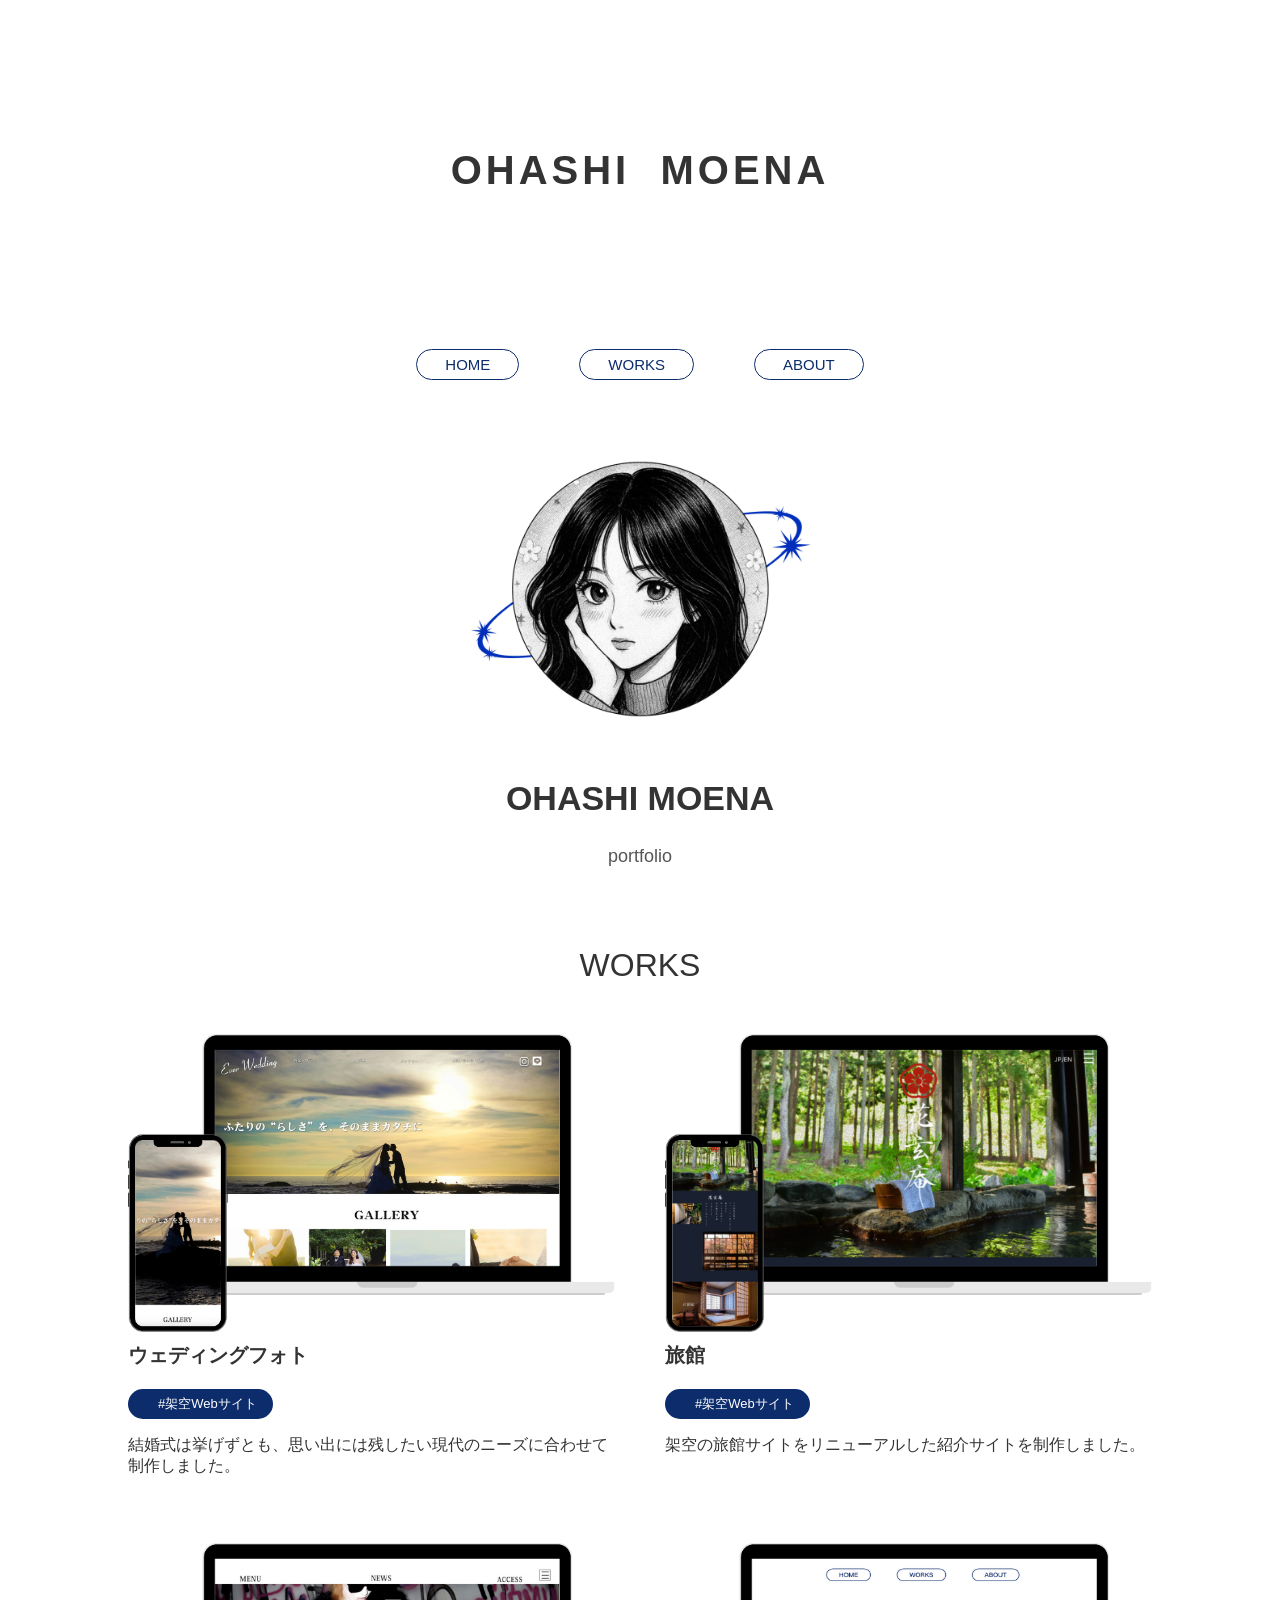
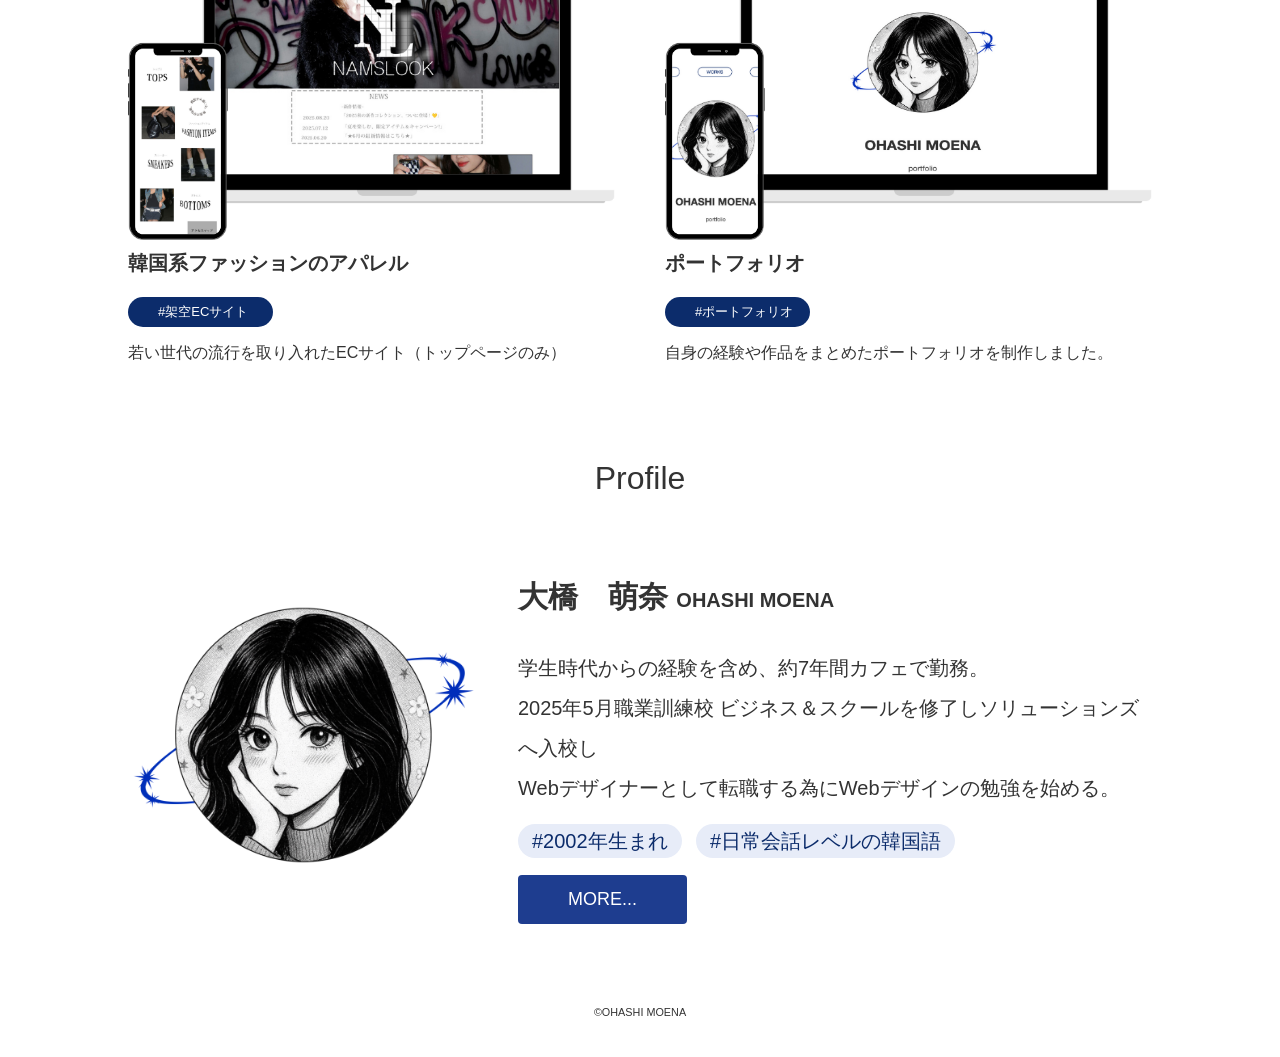
<file: index.html>
<!DOCTYPE html>
<html lang="jp">
<head>
    <meta charset="UTF-8">
    <meta name="viewport" content="width=device-width, initial-scale=1.0">
    <title>オオハシモエナのポートフォリオ</title>
    <link rel="stylesheet" href="./style.css">
</head>


<body>


    <!--  Top Title -->
    <header class="main-hero">
        <h1 class="hero-title">OHASHI&nbsp;&nbsp;MOENA</h1>
    </header>

    <!--  Navigation  -->
    <nav class="main-nav">
        <ul>
            <li><a href="#">HOME</a></li>
            <li><a href="#works">WORKS</a></li>
            <li><a href="./profile.html">ABOUT</a></li>
        </ul>
    </nav>

    <!-- Main Visual = -->
    <section class="main-visual">
        <img src="./img/myphoto.JPEG" alt="main illustration" class="main-illust">
        <h2 class="mv-title">OHASHI MOENA</h2>
        <p class="mv-sub">portfolio</p>
    </section>

    <!--  Works -->
    <section class="works" id="works">
        <h2 class="section-title">WORKS</h2>

        <div class="works-grid">

            <!-- Work 1 -->
            <div class="work-box">
                <a href="./worksone.html">
                <img src="./img/mokup1.png" alt="work1">
                </a>
                <h3>ウェディングフォト</h3>
                <p class="work-tag">#架空Webサイト</p>
                <p>結婚式は挙げずとも、思い出には残したい現代のニーズに合わせて制作しました。</p>
            </div>

            <!-- Work 2 -->
            <div class="work-box">
                <a href="./workstwo.html">
                <img src="./img/mokup2.png" alt="works2" >
                </a>
                <h3>旅館</h3>
                <p class="work-tag">#架空Webサイト</p>
                <p>架空の旅館サイトをリニューアルした紹介サイトを制作しました。</p>
            </div>

            <!-- Work 3 -->
            <div class="work-box">
                <a href="./worksthree.html">
                <img src="./img/mokup3.png" alt="works3" >
                </a>
                <h3>韓国系ファッションのアパレル</h3>
                <p class="work-tag">#架空ECサイト</p>
                <p>若い世代の流行を取り入れたECサイト（トップページのみ）</p>
            </div>

            <!-- Work 4 -->
            <div class="work-box">
                <a href="./profile.html">
                <img src="./img/mokup4.png" alt="works4">
                </a>
                <h3>ポートフォリオ</h3>
                <p class="work-tag">#ポートフォリオ</p>
                <p>自身の経験や作品をまとめたポートフォリオを制作しました。</p>
            </div>

        </div>
    </section>

    <!-- Profile-->
    <section class="profile">
        <h2 class="section-title">Profile</h2>

        <div class="profile-box">
            <img src="./img/myphoto.JPEG" class="profile-img" alt="profile">

            <div class="profile-text">
                <h3>大橋　萌奈 <span class="eng-name">OHASHI MOENA</span></h3>

                <p>
                    学生時代からの経験を含め、約7年間カフェで勤務。<br>
                    2025年5月職業訓練校 ビジネス＆スクールを修了しソリューションズへ入校し<br>
                    Webデザイナーとして転職する為にWebデザインの勉強を始める。
                </p>

                <div class="profile-tags">
                    <span>#2002年生まれ</span>
                    <span>#日常会話レベルの韓国語</span>
                </div>

                <a class="more-btn" href="./profile.html">MORE...</a>
            </div>
        </div>
    </section>

    <footer>
        <p class="copyright"><small>&copy;OHASHI MOENA</small></p>
    </footer>


</body>
</html>
</file>
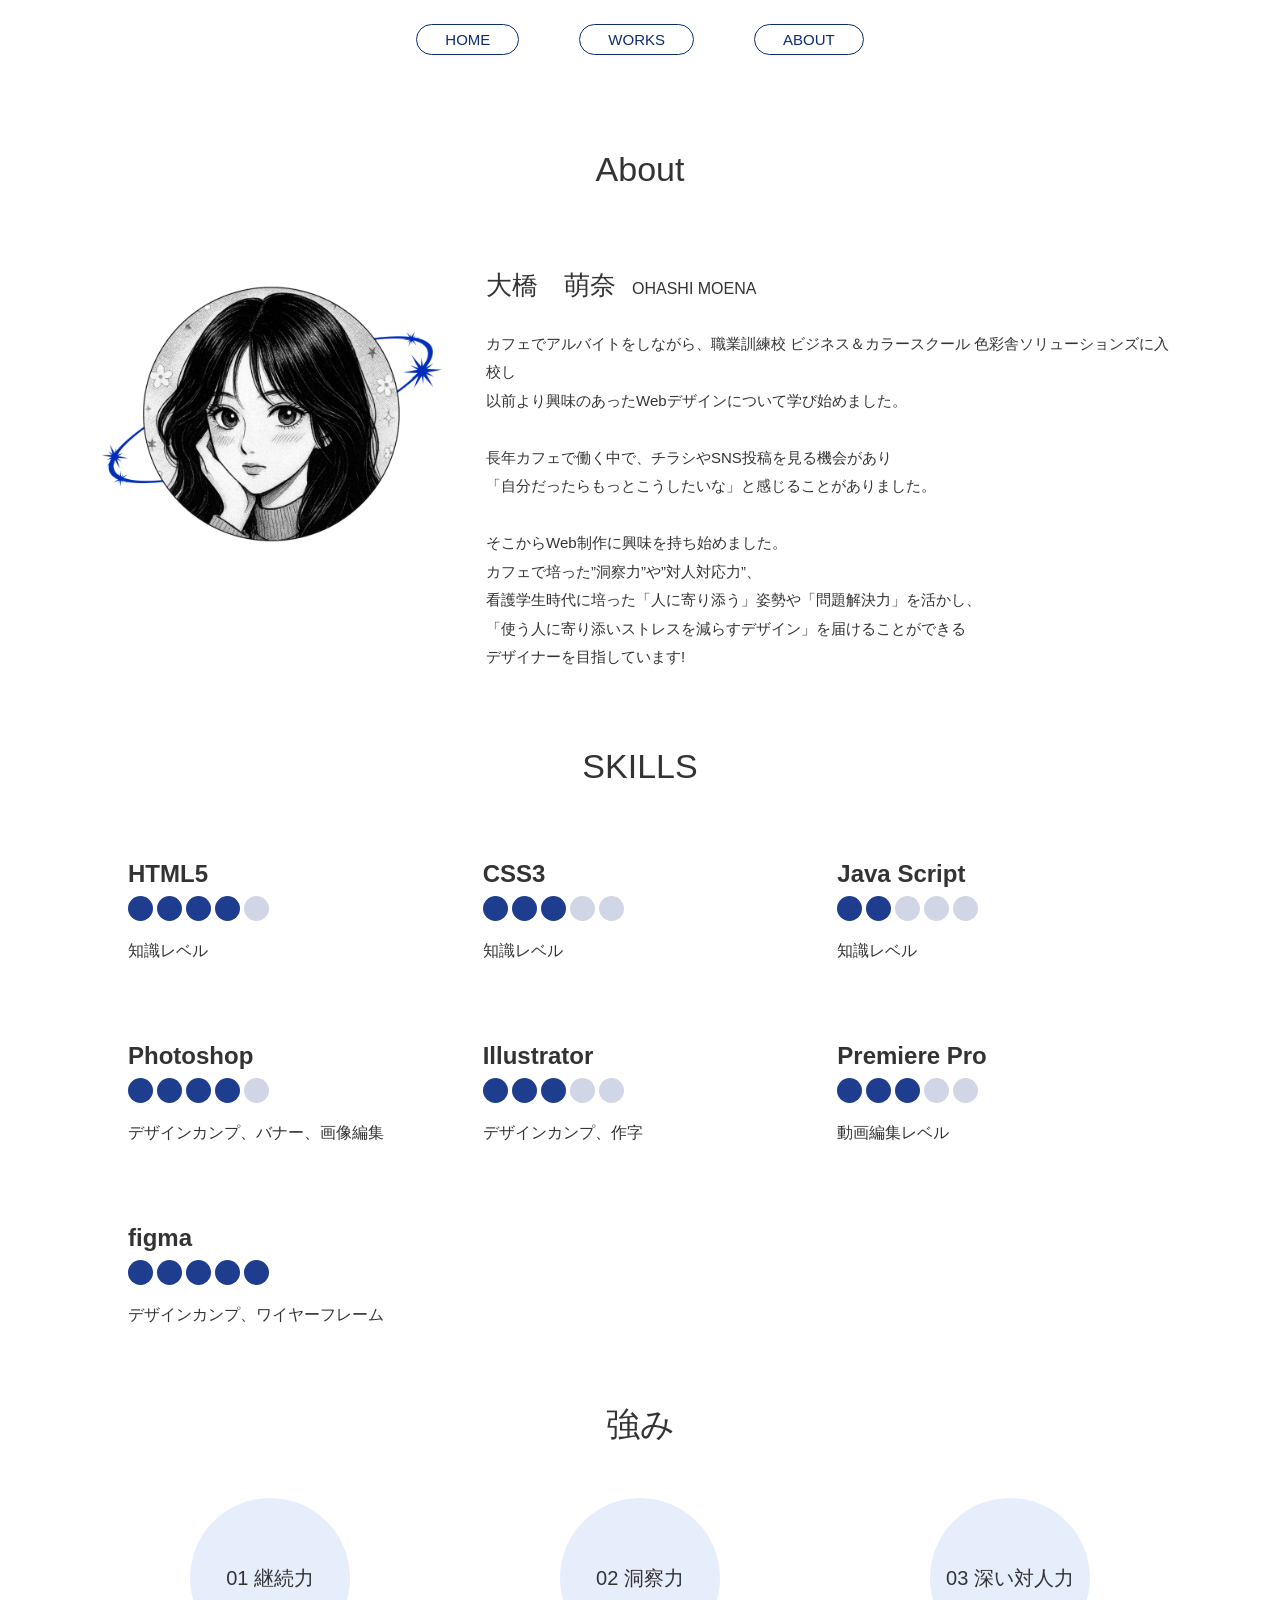
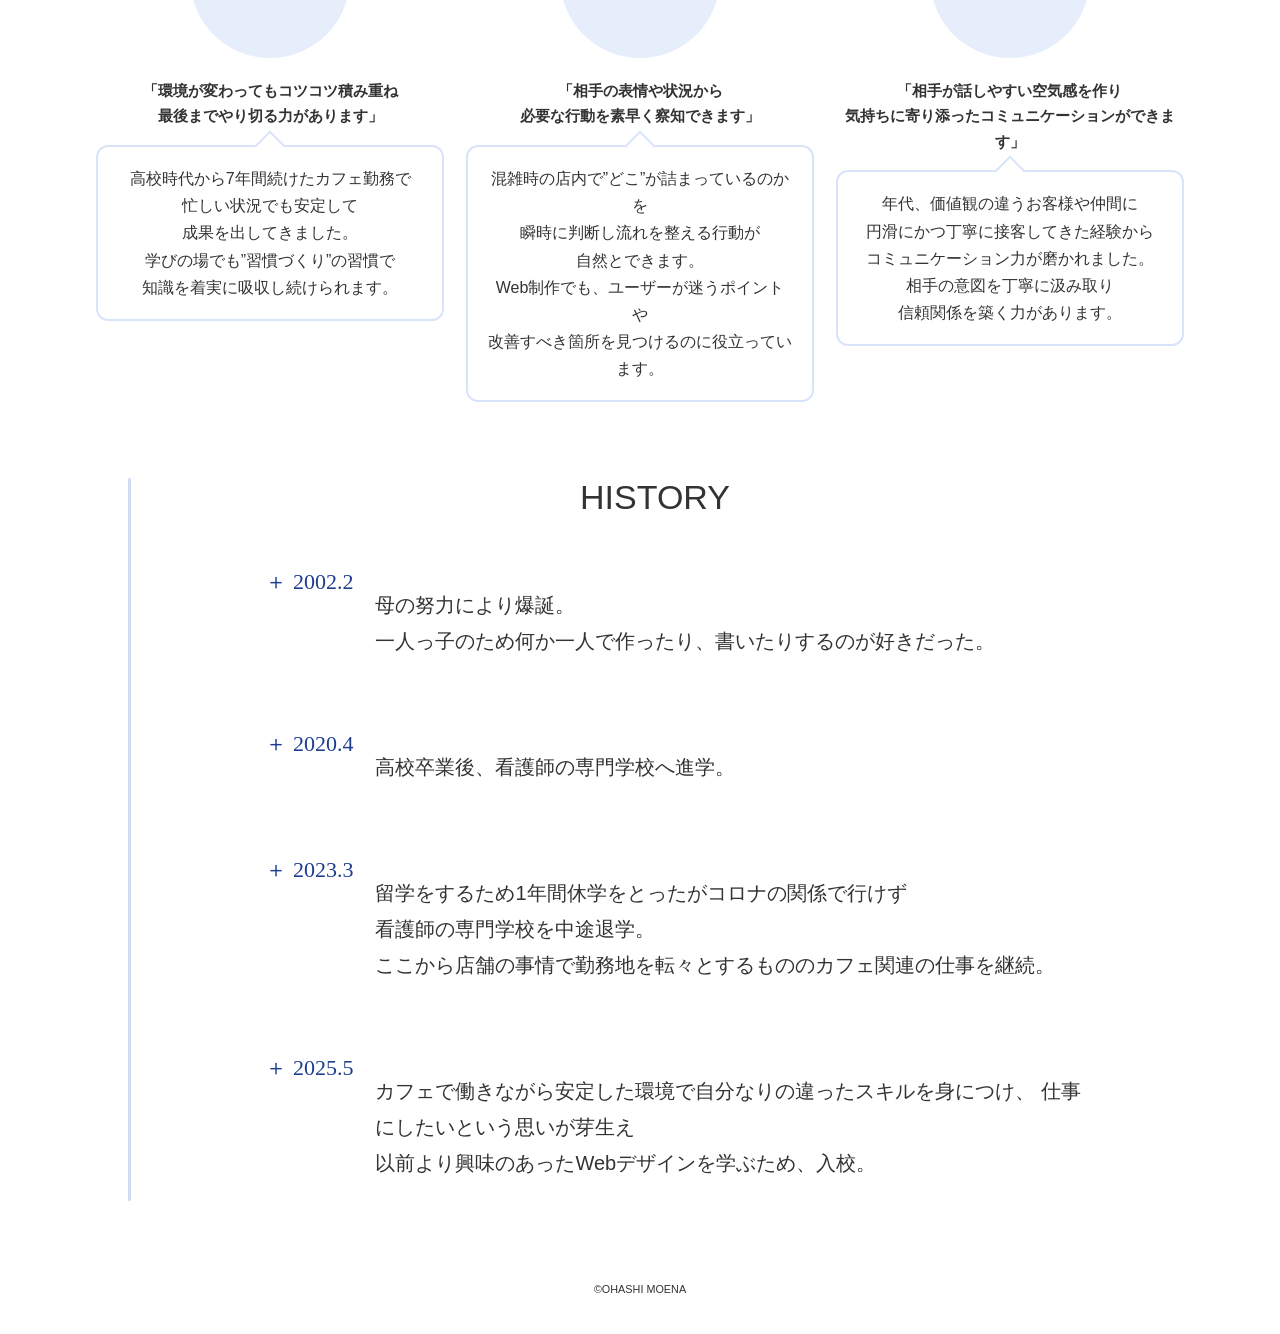
<file: profile.html>
<!DOCTYPE html>
<html lang="ja">
<head>
    <meta charset="UTF-8">
    <meta name="viewport" content="width=device-width, initial-scale=1.0">
    <title>オオハシモエナ プロフィール</title>
    <link rel="stylesheet" href="./profile.css">
</head>
<body>

    <header class="header-nav">
    <nav class="main-nav">
        <ul>
            <li><a href="./index.html">HOME</a></li>
            <li><a href="./index.html#works">WORKS</a></li>
            <li><a href="./profile.html">ABOUT</a></li>
        </ul>
    </nav>
</header>

    <section class="about-section">
        <h1 class="section-title">About</h1>

        <div class="about-flex">
            <img src="./img/myphoto.JPEG" alt="illustration" class="about-img">

            <div class="about-text">
                <h2 class="jp-name">大橋　萌奈<span class="eng-name">　OHASHI MOENA</span></h2>

                <p>
                    カフェでアルバイトをしながら、職業訓練校 ビジネス＆カラースクール 色彩舎ソリューションズに入校し<br>
                    以前より興味のあったWebデザインについて学び始めました。<br><br>

                    長年カフェで働く中で、チラシやSNS投稿を見る機会があり<br>
                    「自分だったらもっとこうしたいな」と感じることがありました。<br><br>

                    そこからWeb制作に興味を持ち始めました。<br>
                    カフェで培った”洞察力”や”対人対応力”、<br>
                    看護学生時代に培った「人に寄り添う」姿勢や「問題解決力」を活かし、<br>
                    「使う人に寄り添いストレスを減らすデザイン」を届けることができる<br>
                    デザイナーを目指しています!
                </p>
            </div>
        </div>
    </section>

    <!-- SKILLS -->
    <section class="skills-section">
        <h2 class="section-title">SKILLS</h2>

        <div class="skills-grid">

            <div class="skill-item">
                <h3>HTML5</h3>
                <div class="dots"><span></span><span></span><span></span><span></span><span class="off"></span></div>
                <p>知識レベル</p>
            </div>

            <div class="skill-item">
                <h3>CSS3</h3>
                <div class="dots"><span></span><span></span><span></span><span class="off"></span><span class="off"></span></div>
                <p>知識レベル</p>
            </div>

            <div class="skill-item">
                <h3>Java Script</h3>
                <div class="dots"><span></span><span></span><span class="off"></span><span class="off"></span><span class="off"></span></div>
                <p>知識レベル</p>
            </div>

            <div class="skill-item">
                <h3>Photoshop</h3>
                <div class="dots"><span></span><span></span><span></span><span></span><span class="off"></span></div>
                <p>デザインカンプ、バナー、画像編集</p>
            </div>

            <div class="skill-item">
                <h3>Illustrator</h3>
                <div class="dots"><span></span><span></span><span></span><span class="off"></span><span class="off"></span></div>
                <p>デザインカンプ、作字</p>
            </div>

            <div class="skill-item">
                <h3>Premiere Pro</h3>
                <div class="dots"><span></span><span></span><span></span><span class="off"></span><span class="off"></span></div>
                <p>動画編集レベル</p>
            </div>

            <div class="skill-item">
                <h3>figma</h3>
                <div class="dots"><span></span><span></span><span></span><span></span><span></span></div>
                <p>デザインカンプ、ワイヤーフレーム</p>
            </div>

        </div>
    </section>

    <!-- 強み -->
    <section class="strength-section">
        <h2 class="section-title">強み</h2>

        <div class="strength-flex">

            <div class="strength-item">
                <div class="strength-circle">01 継続力</div>
                <p class="strength-sub">「環境が変わってもコツコツ積み重ね<br>最後までやり切る力があります」</p>
                <p class="strength-body">
                    高校時代から7年間続けたカフェ勤務で <br>
                    忙しい状況でも安定して <br>成果を出してきました。<br>
                    学びの場でも”習慣づくり”の習慣で<br>
                    知識を着実に吸収し続けられます。
                </p>
            </div>

            <div class="strength-item">
                <div class="strength-circle">02 洞察力</div>
                <p class="strength-sub">「相手の表情や状況から<br>必要な行動を素早く察知できます」</p>
                <p class="strength-body">
                    混雑時の店内で”どこ”が詰まっているのかを <br>
                    瞬時に判断し流れを整える行動が <br>
                    自然とできます。<br>
                    Web制作でも、ユーザーが迷うポイントや<br>
                    改善すべき箇所を見つけるのに役立っています。
                </p>
            </div>

            <div class="strength-item">
                <div class="strength-circle">03 深い対人力</div>
                <p class="strength-sub">「相手が話しやすい空気感を作り<br>気持ちに寄り添ったコミュニケーションができます」</p>
                <p class="strength-body">
                    年代、価値観の違うお客様や仲間に<br>
                    円滑にかつ丁寧に接客してきた経験から<br>
                    コミュニケーション力が磨かれました。<br>
                    相手の意図を丁寧に汲み取り<br>
                    信頼関係を築く力があります。
                </p>
            </div>

        </div>
    </section>

    <!-- HISTORY -->
    <section class="history-section">
        <h2 class="section-title">HISTORY</h2>

        <div class="history-item">
            <div class="time">＋ 2002.2</div>
            <p>
                母の努力により爆誕。<br>
                一人っ子のため何か一人で作ったり、書いたりするのが好きだった。
            </p>
        </div>

        <div class="history-item">
            <div class="time">＋ 2020.4</div>
            <p>高校卒業後、看護師の専門学校へ進学。</p>
        </div>

        <div class="history-item">
            <div class="time">＋ 2023.3</div>
            <p>
                留学をするため1年間休学をとったがコロナの関係で行けず<br>
                看護師の専門学校を中途退学。<br>
                ここから店舗の事情で勤務地を転々とするもののカフェ関連の仕事を継続。
            </p>
        </div>

        <div class="history-item">
            <div class="time">＋ 2025.5</div>
            <p>
                カフェで働きながら安定した環境で自分なりの違ったスキルを身につけ、
                仕事にしたいという思いが芽生え<br>
                以前より興味のあったWebデザインを学ぶため、入校。
            </p>
        </div>
    </section>

    <footer>
        <p class="copyright"><small>&copy;OHASHI MOENA</small></p>
    </footer>



</body>
</html>
</file>
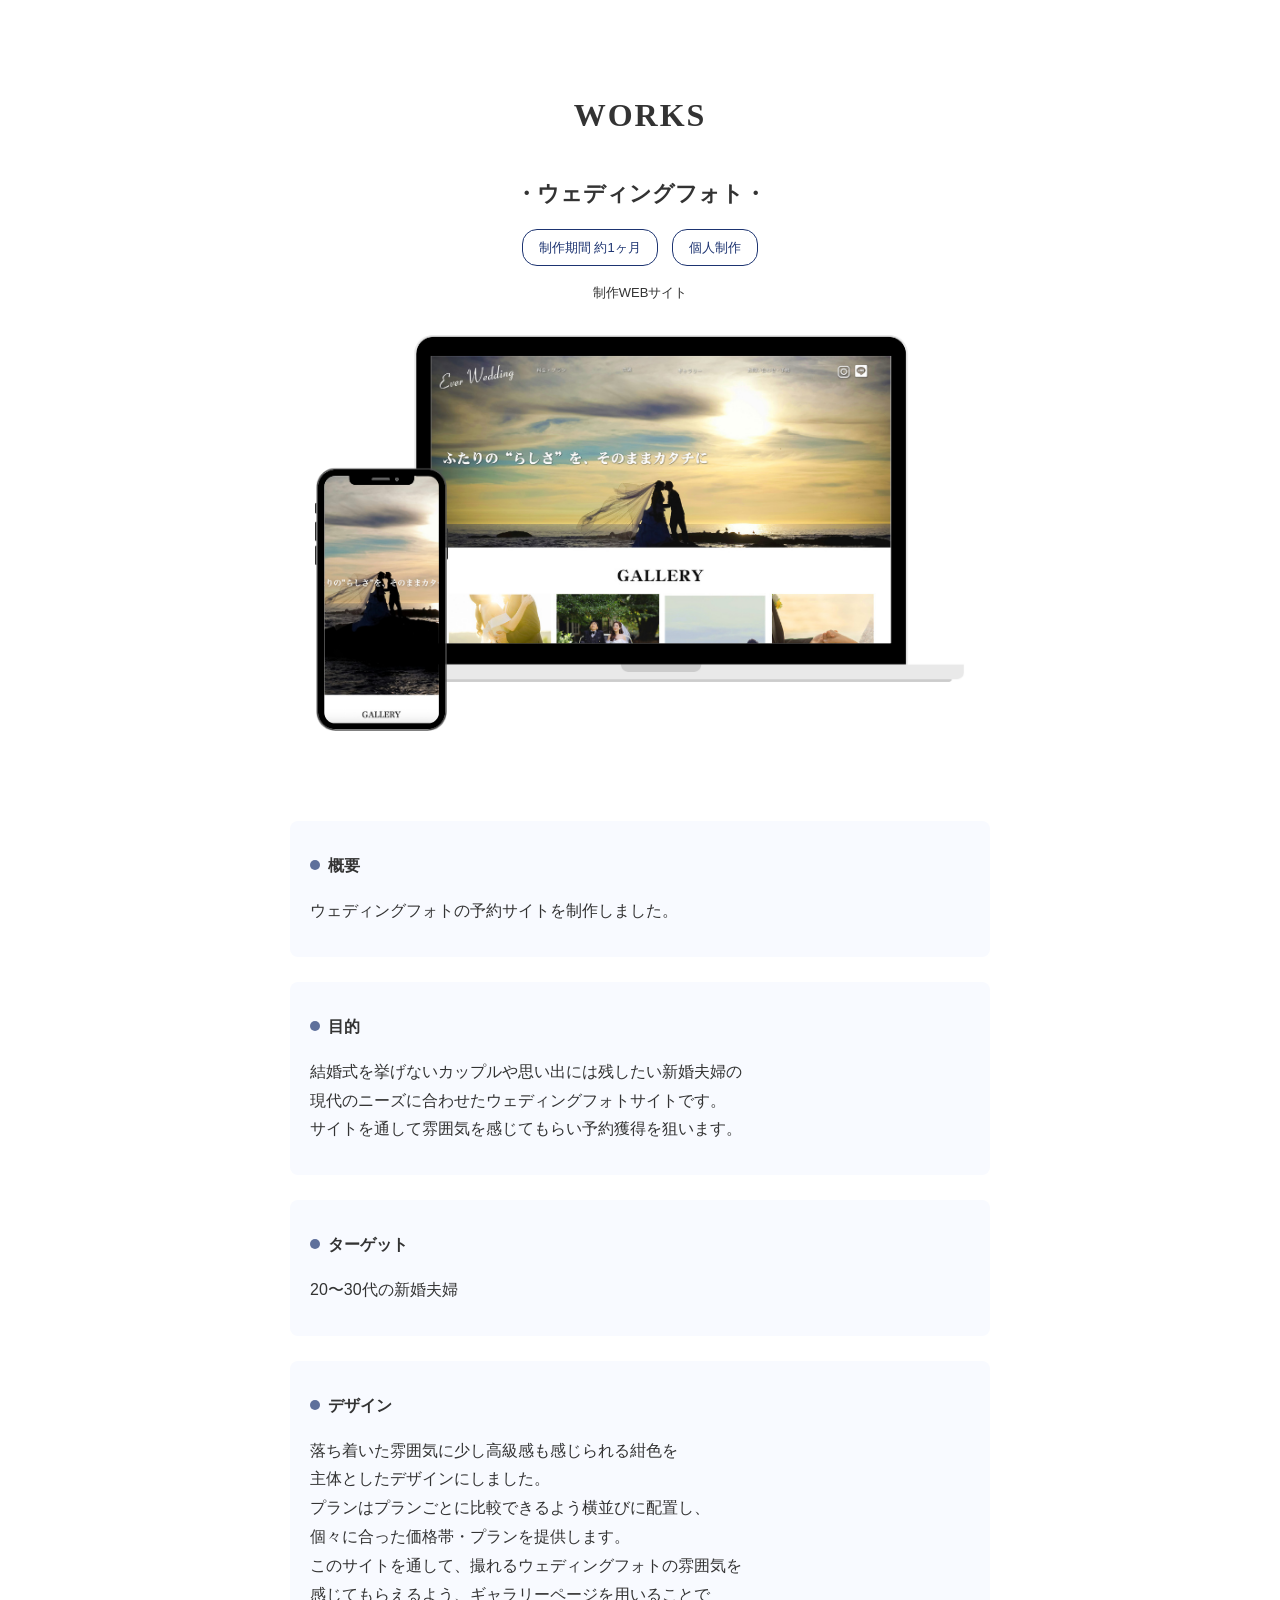
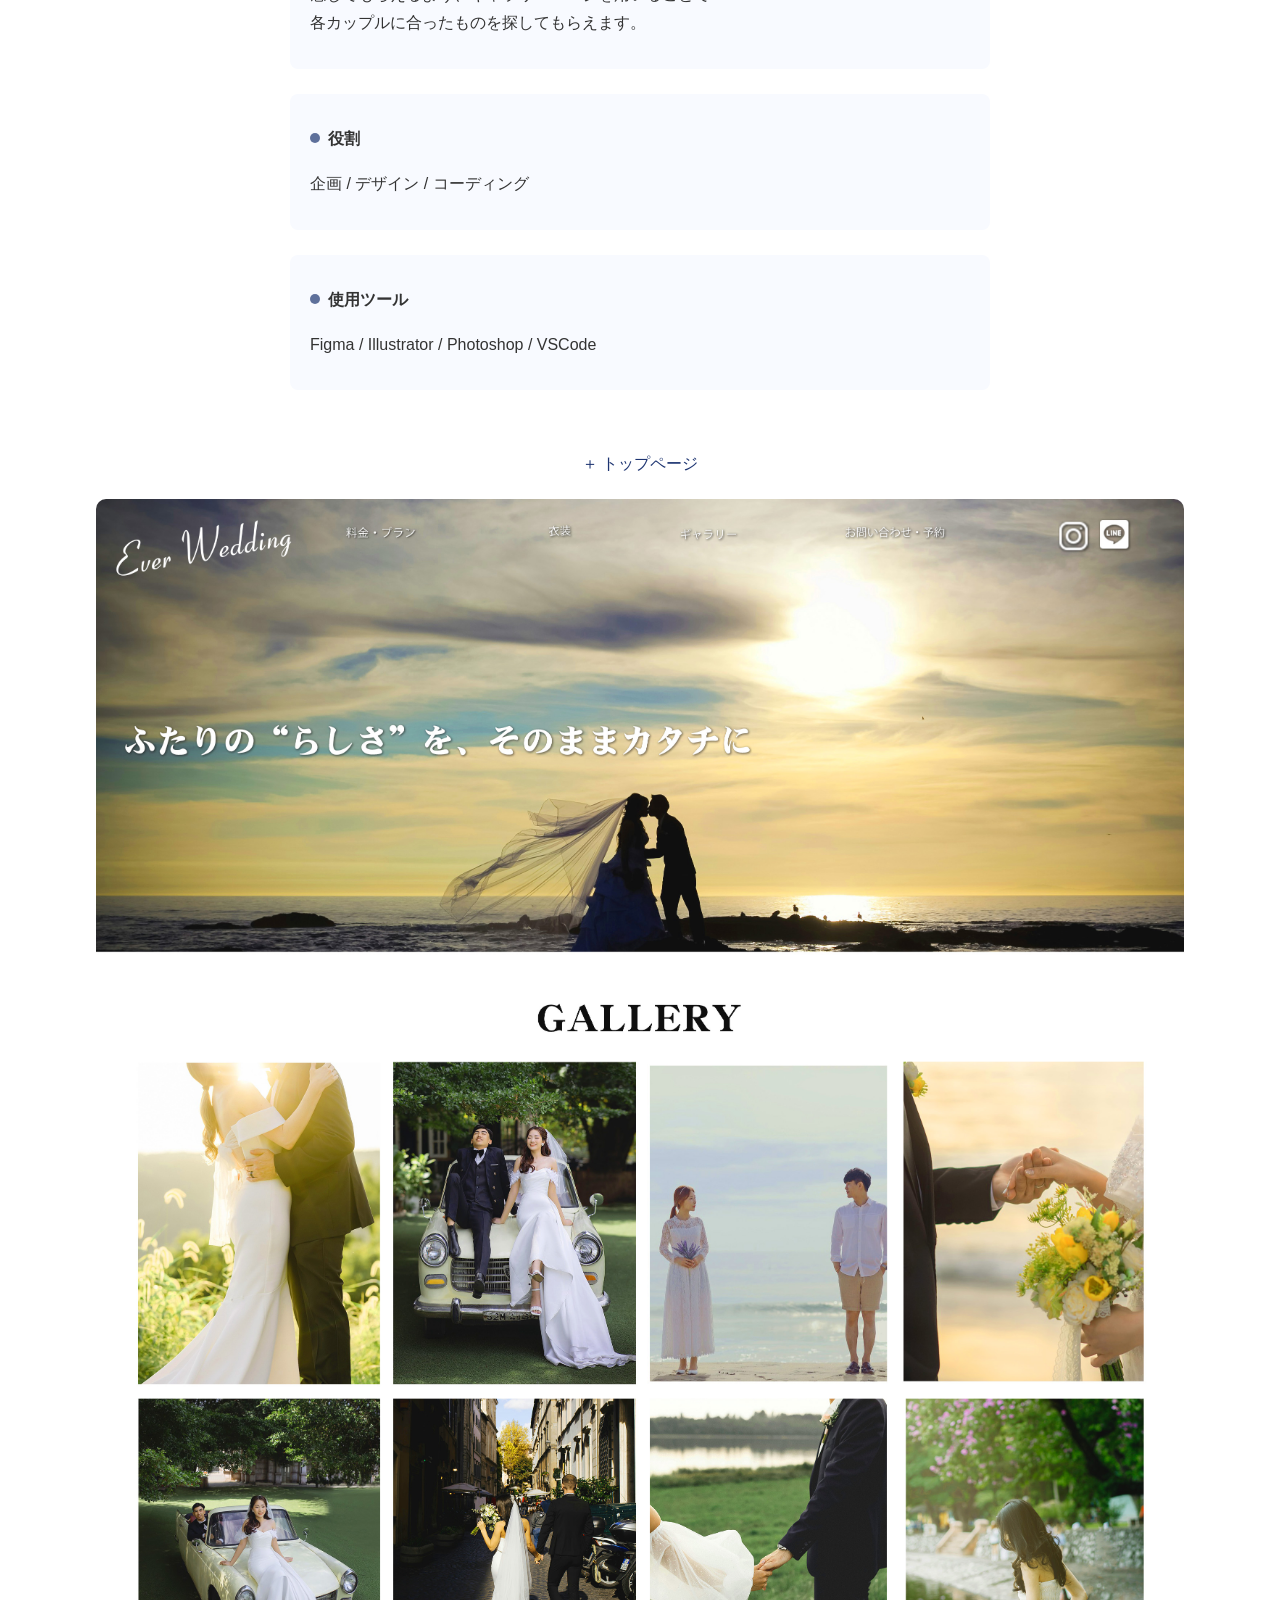
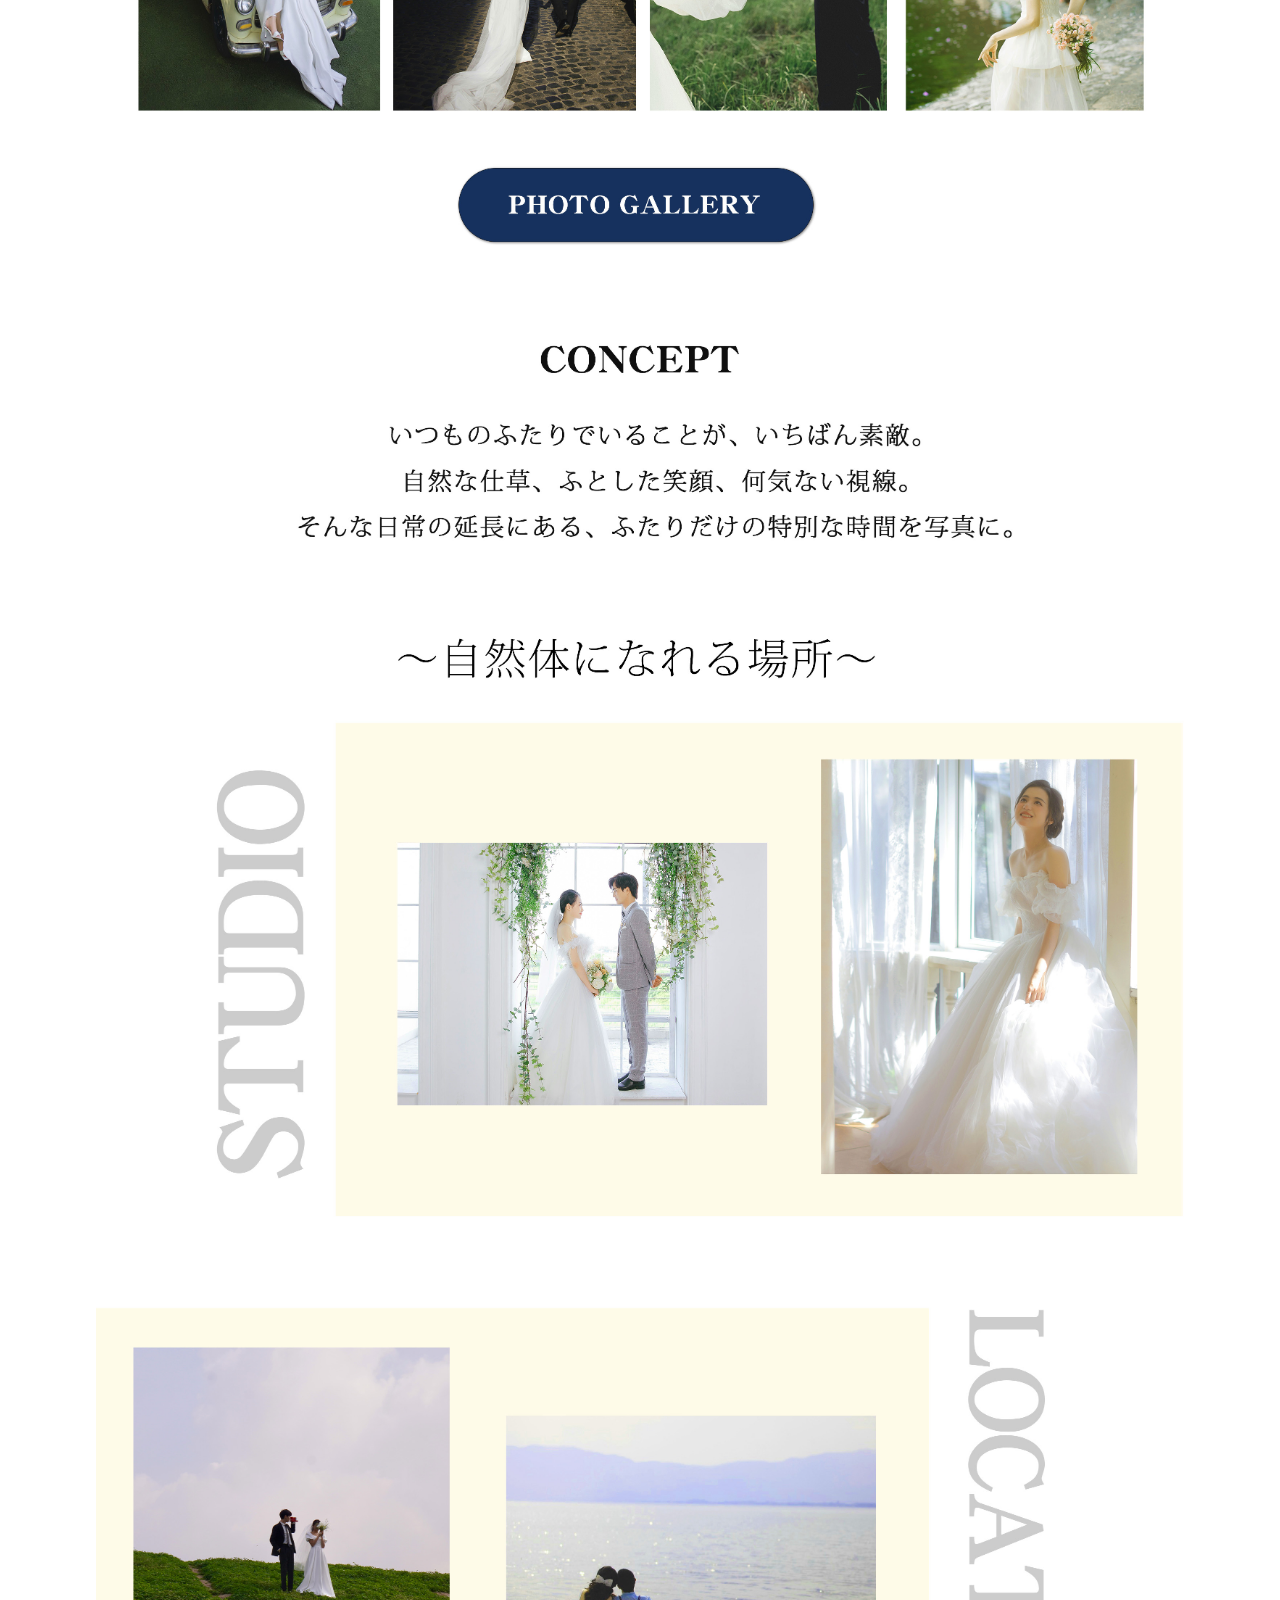
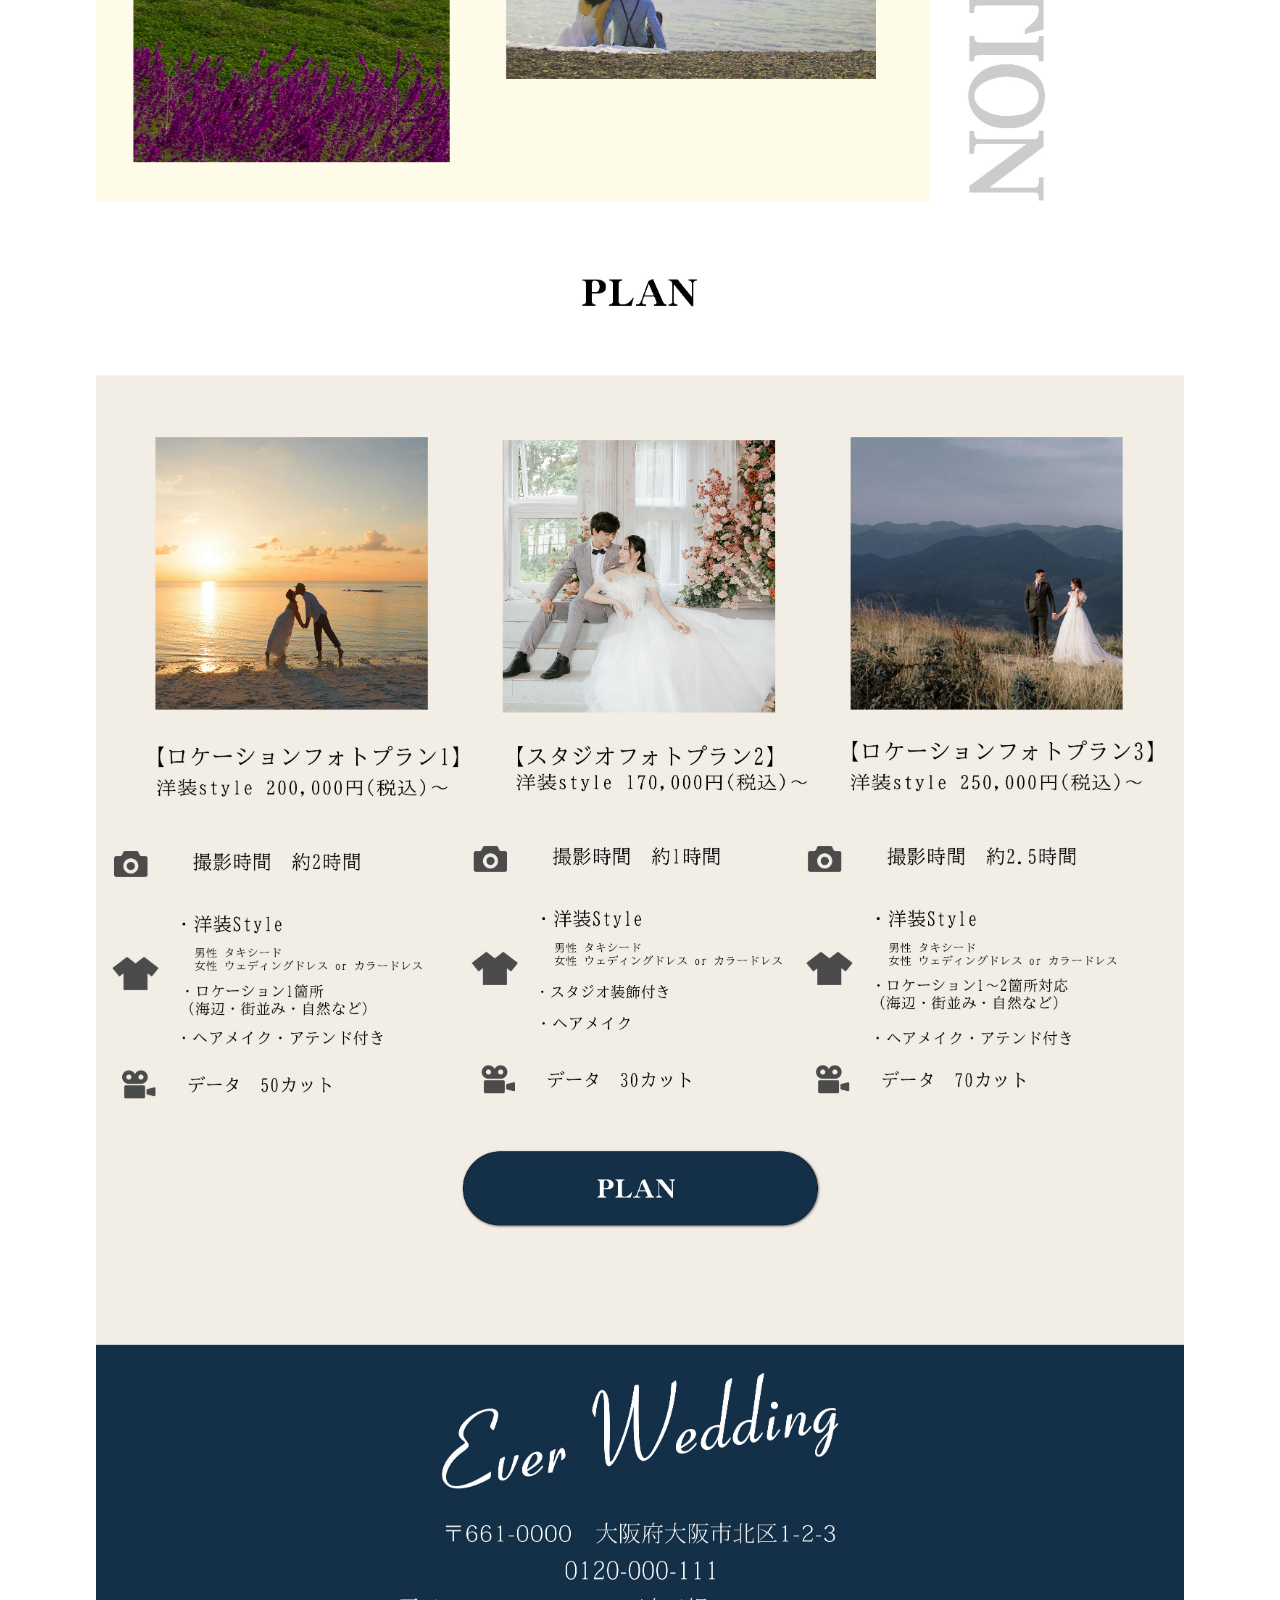
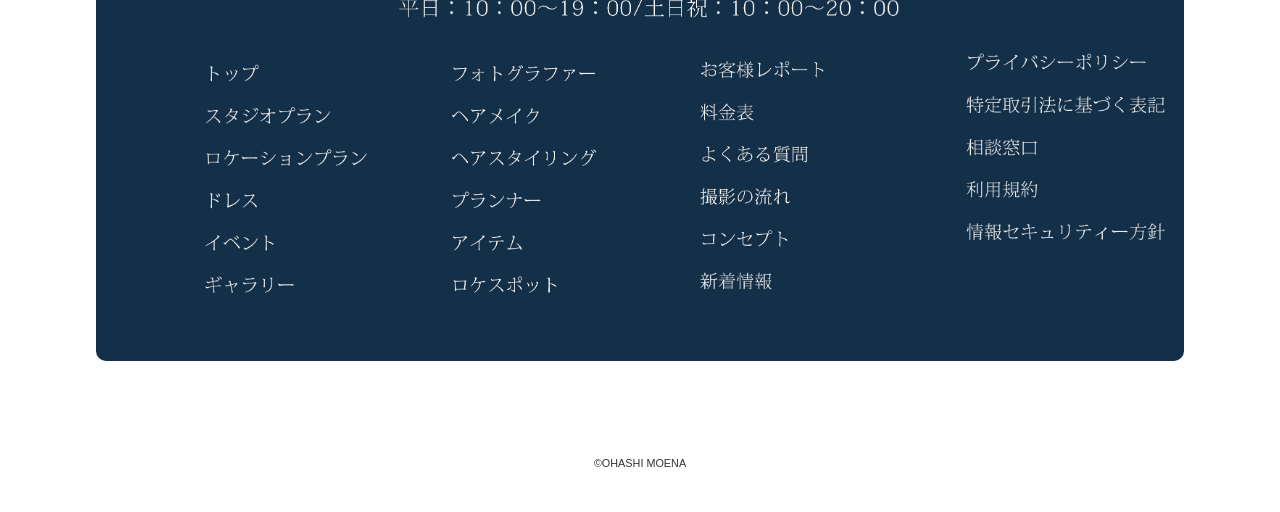
<file: worksone.html>
<!DOCTYPE html>
<html lang="ja">

<head>
    <meta charset="UTF-8">
    <meta name="viewport" content="width=device-width, initial-scale=1.0">
    <title>works</title>
    <link rel="stylesheet" href="./worksone.css">
</head>

<body>

    <section class="works-header">
        <h1>WORKS</h1>
        <h2 class="work-title">・ウェディングフォト・</h2>

        <div class="tag-wrap">
            <span class="tag">制作期間 約1ヶ月</span>
            <span class="tag">個人制作</span>
        </div>

        <p class="work-type">制作WEBサイト</p>

        <div class="hero-img">
            <img src="./img/mokup1.png" alt="PCとスマホ画面">
        </div>
    </section>

    <!-- 概要説明 -->
    <section class="work-detail">
        <div class="detail-block">
            <p class="detail-title">概要</p>
            <p>ウェディングフォトの予約サイトを制作しました。</p>
        </div>

        <div class="detail-block">
            <p class="detail-title">目的</p>
            <p>
                結婚式を挙げないカップルや思い出には残したい新婚夫婦の<br>
                現代のニーズに合わせたウェディングフォトサイトです。<br>
                サイトを通して雰囲気を感じてもらい予約獲得を狙います。
            </p>
        </div>

        <div class="detail-block">
            <p class="detail-title">ターゲット</p>
            <p>20〜30代の新婚夫婦</p>
        </div>

        <div class="detail-block">
            <p class="detail-title">デザイン</p>
            <p>
                落ち着いた雰囲気に少し高級感も感じられる紺色を<br>
                主体としたデザインにしました。<br>
                プランはプランごとに比較できるよう横並びに配置し、<br>
                個々に合った価格帯・プランを提供します。<br>
                このサイトを通して、撮れるウェディングフォトの雰囲気を<br>
                感じてもらえるよう、ギャラリーページを用いることで<br>
                各カップルに合ったものを探してもらえます。
               
            </p>
        </div>

        <div class="detail-block">
            <p class="detail-title">役割</p>
            <p>企画 / デザイン / コーディング</p>
        </div>

        <div class="detail-block">
            <p class="detail-title">使用ツール</p>
            <p>Figma / Illustrator / Photoshop / VSCode</p>
        </div>
    </section>

    <!-- トップページ画像 -->
    <section class="toppage-section">
        <p class="top-title">＋ トップページ</p>

        <div class="long-img">
            <img src="./img/wedhing-top.jpg" alt="トップページデザイン">
        </div>
    </section>


    <footer>
        <p class="copyright"><small>&copy;OHASHI MOENA</small></p>
    </footer>

</body>

</html>
</file>
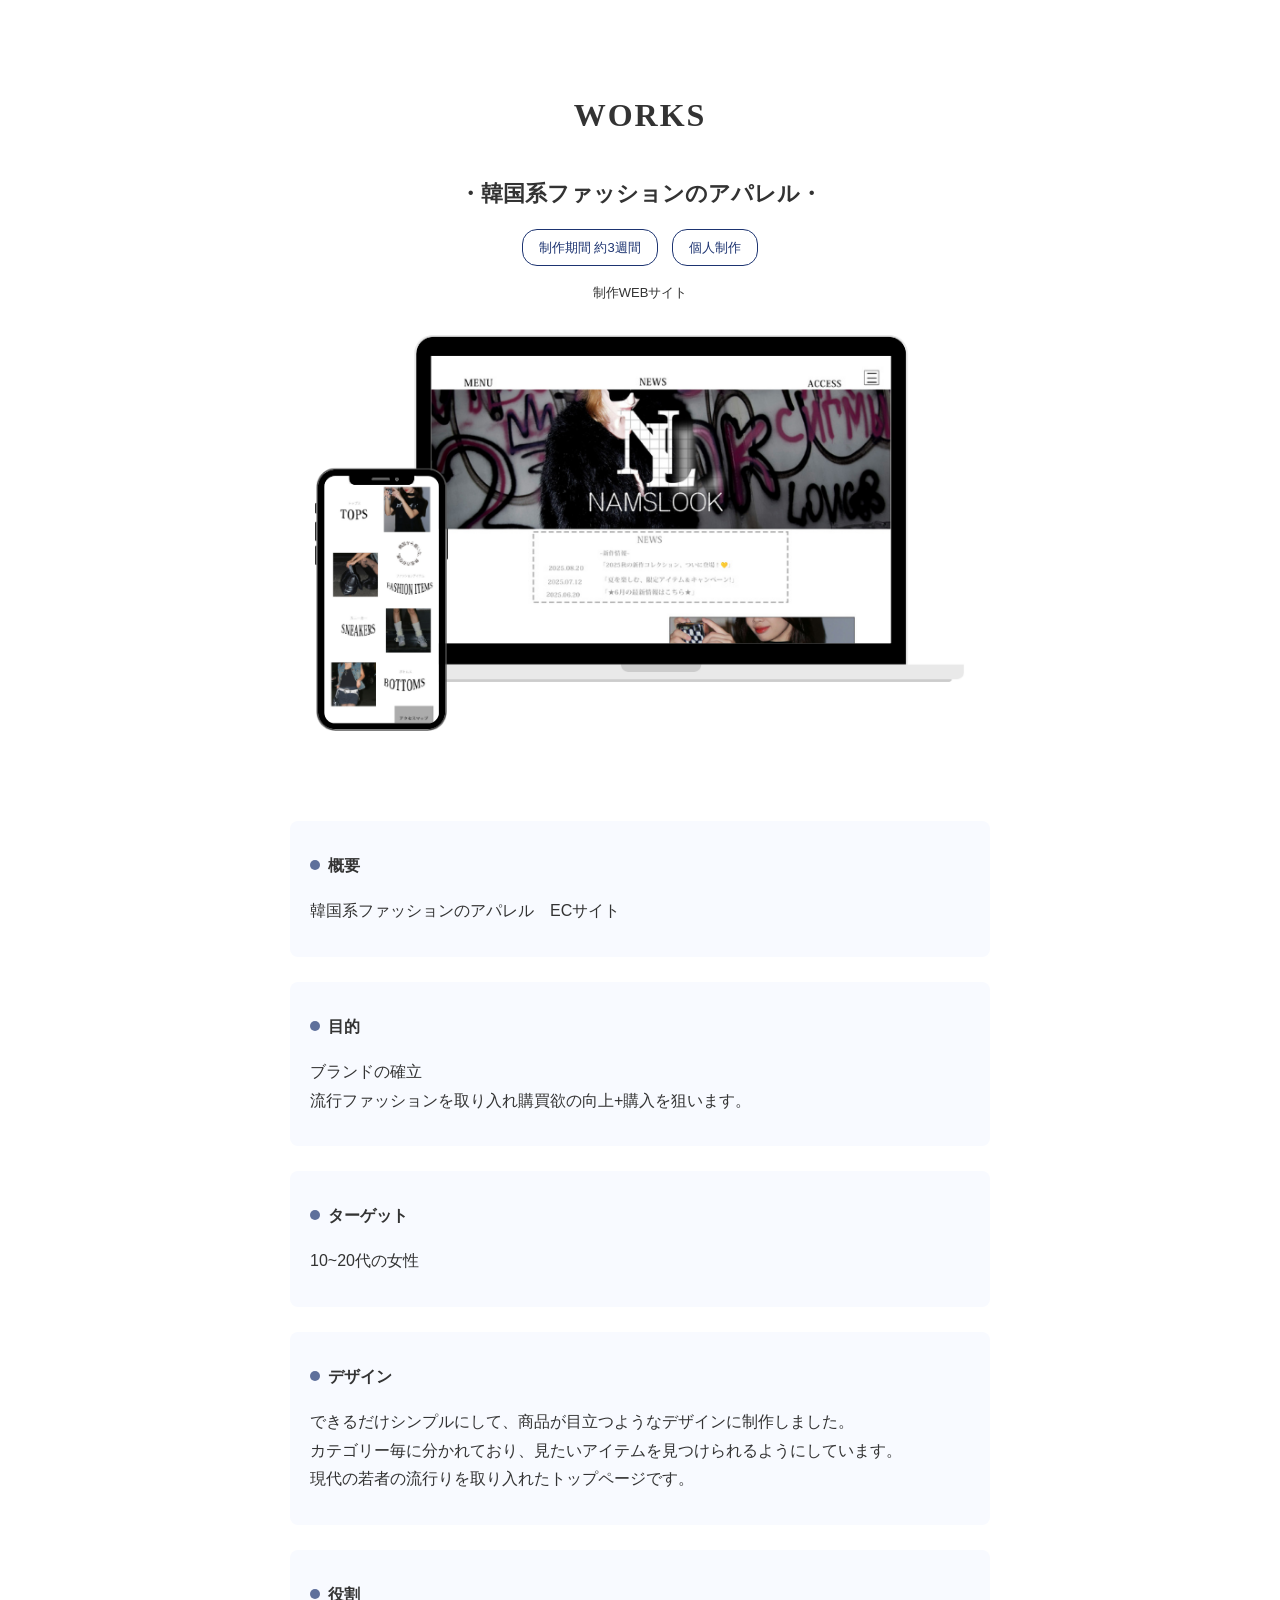
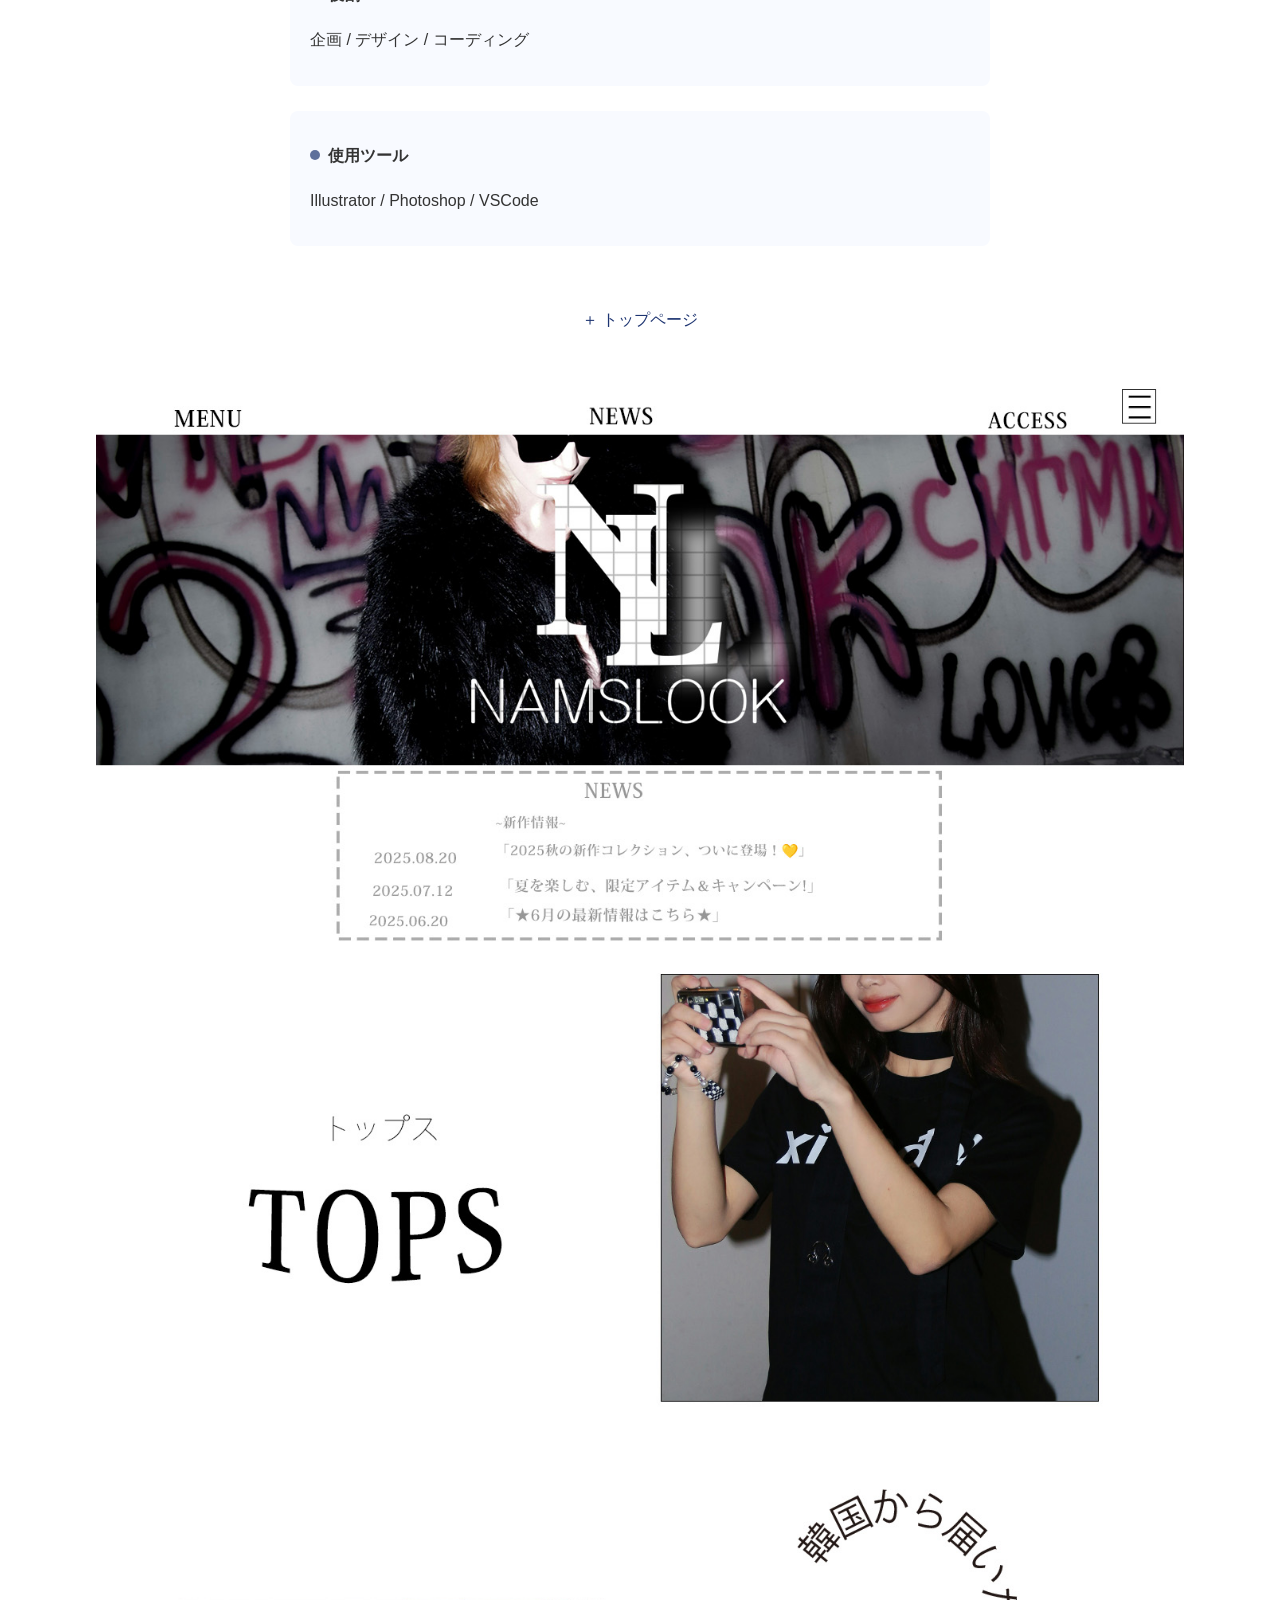
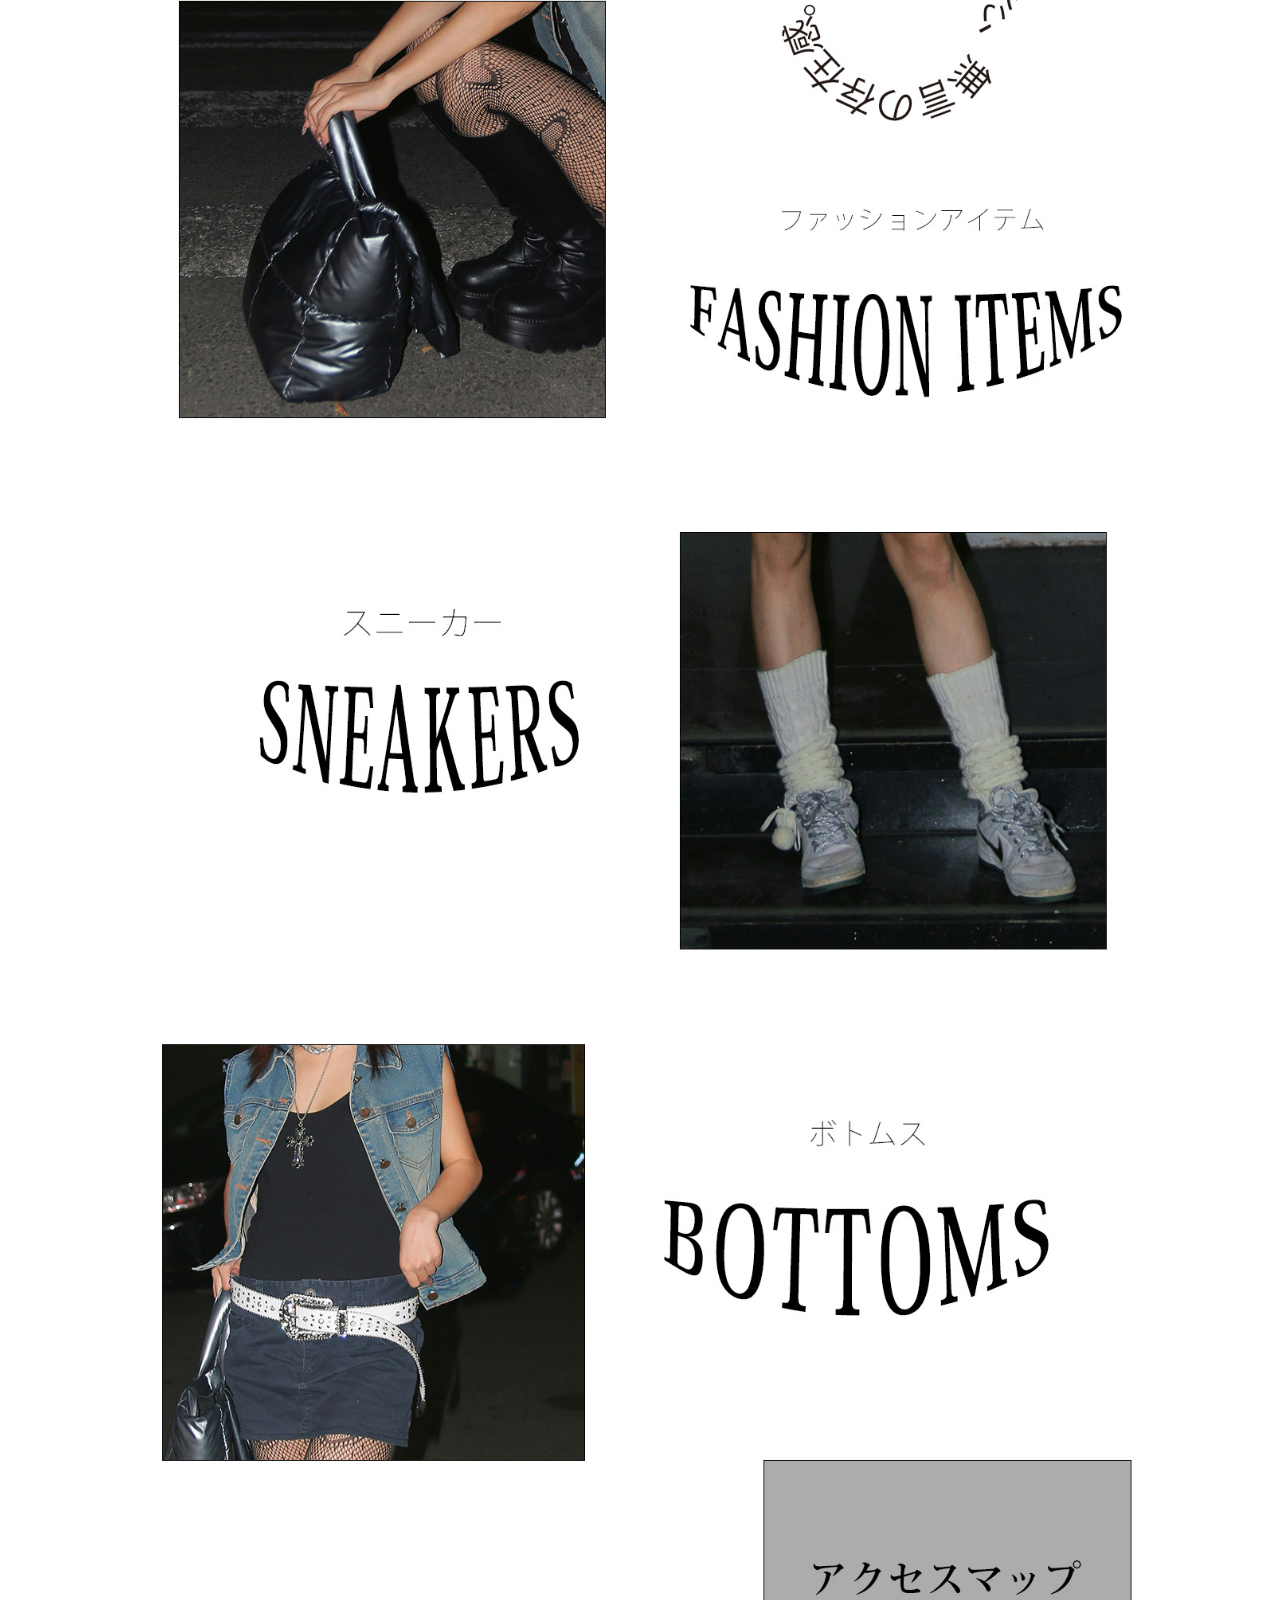
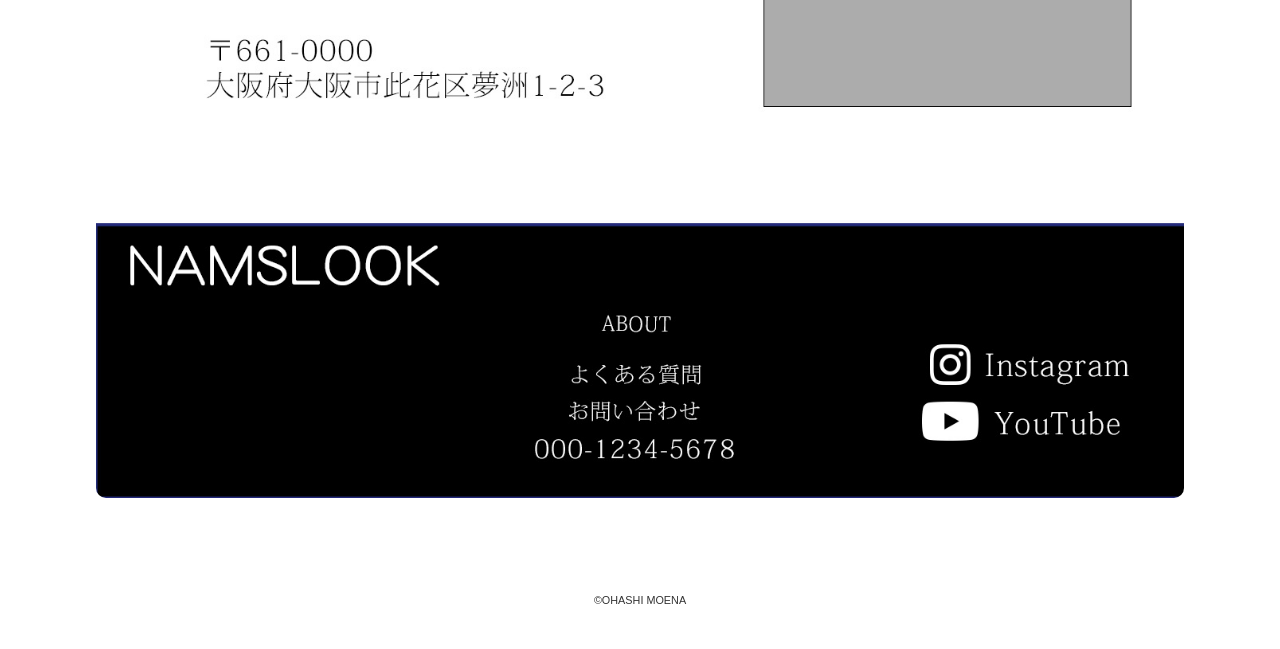
<file: worksthree.html>
<!DOCTYPE html>
<html lang="ja">
<head>
    <meta charset="UTF-8">
    <meta name="viewport" content="width=device-width, initial-scale=1.0">
    <title>works</title>
    <link rel="stylesheet" href="./worksthree.css">
</head>
<body>
    
     <section class="works-header">
        <h1>WORKS</h1>
        <h2 class="work-title">・韓国系ファッションのアパレル・</h2>

        <div class="tag-wrap">
            <span class="tag">制作期間 約3週間</span>
            <span class="tag">個人制作</span>
        </div>

        <p class="work-type">制作WEBサイト</p>

        <div class="hero-img">
            <img src="./img/mokup3.png" alt="PCとスマホ画面">
        </div>
    </section>

    <!-- 概要説明 -->
    <section class="work-detail">
        <div class="detail-block">
            <p class="detail-title">概要</p>
            <p>韓国系ファッションのアパレル　ECサイト</p>
        </div>

        <div class="detail-block">
            <p class="detail-title">目的</p>
            <p>
                ブランドの確立<br>
                流行ファッションを取り入れ購買欲の向上+購入を狙います。
            </p>
        </div>

        <div class="detail-block">
            <p class="detail-title">ターゲット</p>
            <p>10~20代の女性</p>
        </div>

        <div class="detail-block">
            <p class="detail-title">デザイン</p>
            <p>
              できるだけシンプルにして、商品が目立つようなデザインに制作しました。<br>
              カテゴリー毎に分かれており、見たいアイテムを見つけられるようにしています。<br>
              現代の若者の流行りを取り入れたトップページです。
            </p>
        </div>

        <div class="detail-block">
            <p class="detail-title">役割</p>
            <p>企画 / デザイン / コーディング</p>
        </div>

        <div class="detail-block">
            <p class="detail-title">使用ツール</p>
            <p>Illustrator / Photoshop / VSCode</p>
        </div>
    </section>

    <!-- トップページ画像 -->
    <section class="toppage-section">
        <p class="top-title">＋ トップページ</p>

        <div class="long-img">
            <img src="./img/korean-ec.jpg" alt="トップページデザイン">
        </div>
    </section>


    <footer>
        <p class="copyright"><small>&copy;OHASHI MOENA</small></p>
    </footer>

</body>

</html>
</body>
</html>
</file>
<file: style.css>
@charset "utf-8";


/* Base */
body {
    margin: 0;
    font-family: "Helvetica Neue", "Yu Gothic", sans-serif;
    color: #333;
    background: #fff;
    opacity: 0;
    animation: fadeIn 1s ease-out forwards;
}
@keyframes fadeIn {
    from {
        opacity: 0;
        transform: translateY(10px);
    }
    to {
        opacity: 1;
        transform: translateY(0);
    }
}

html {
    scroll-behavior: smooth;
}

img {
    max-width: 100%;
    display: block;
}





.section-title {
    font-size: 32px;
    text-align: center;
    margin-top: 80px;
    margin-bottom: 50px;
    font-weight: 500;
}

/* Top Title Animation*/
.main-hero {
    height: 340px;
    display: flex;
    justify-content: center;
    align-items: center;
}

.hero-title {
    font-size: 40px;
    letter-spacing: 4px;
    opacity: 0;
    transform: translateY(20px);
    animation: fadeUp 1.4s ease-out forwards;
}

@keyframes fadeUp {
    0% {
        opacity: 0;
        transform: translateY(20px);
    }

    100% {
        opacity: 1;
        transform: translateY(0);
    }
}

/* Navigation */


.main-nav ul {
    list-style: none;
    padding: 0;
    display: flex;
    justify-content: center;
    gap: 60px;
    

}

.main-nav a {
    text-decoration: none;
    color: #0c2c6b;
    border: 1.5px solid #0c2c6b;
    padding: 6px 28px;
    border-radius: 20px;
    font-size: 15px;
    transition: 0.3s;
}

.main-nav a:hover {
    background: #0c2c6b;
    color: #fff;
}

/* Main Visual */
.main-visual {
    text-align: center;
    margin-top: 40px;
}

.main-illust {
    width: 350px;
    margin: 0 auto;
}

.mv-title {
    font-size: 34px;
    margin-top: 15px;
}

.mv-sub {
    margin-top: 4px;
    font-size: 18px;
    color: #555;
}

/* Works Section*/
.works-grid {
    width: 80%;
    margin: auto;
    display: grid;
    grid-template-columns: repeat(2, 1fr);
    gap: 50px;
}

.work-box img {
    transition: transform 0.4s ease, box-shadow 0.4s ease;
}

.work-box:hover img {
    transform: translateY(-8px) scale(1.03);
    box-shadow: 0 12px 20px rgba(0,0,0,0.15);
}


.work-box h3 {
    margin-top: 10px;
    font-size: 20px;
}

.work-tag {
    width: 100px;
    background: #0c2c6b;
    padding: 6px 15px 6px 30px;
    border-radius: 20px;
    font-size: 13px;
    color: #fff;
}



/* Profile Section */
.profile-box {
    width: 80%;
    margin: auto;
    display: flex;
    gap: 40px;
    align-items: center;
    justify-content: center;
}

.profile-img {
    width: 350px;
}

.profile-tags span {
    background: #e7ecf8;
    padding: 6px 14px;
    border-radius: 20px;
    margin-right: 10px;
    font-size: 13px;
    color: #0c2c6b;
}
.profile-text h3 {
    font-size: 30px;
}

.profile-text span {
    font-size: 20px;
} 

.profile-text p {
    line-height: 2;
    font-size: 20px;
}

.more-btn {
    display: inline-block;
    background: #1e3d8f;
    color: #fff;
    padding: 14px 50px;
    border-radius: 4px;
    text-decoration: none;
    font-size: 18px;
    margin-top: 20px;
}

.more-btn:hover {
     background: #fff;
    color: #1e3d8f;
    border: 2px solid #1e3d8f;
}

footer {
    margin-top: 80px;
    text-align: center;
    font-size: 13px;
    padding-bottom: 25px;
}






/* モバイル（スマホ）用レイアウト
   max-width: 768px 以下をスマホとして調整 */
@media screen and (max-width: 768px) {


    /*  HEROタイトル  */
    .main-hero {
        height: 220px;
    }

    .hero-title {
        font-size: 28px;
        letter-spacing: 2px;
    }

    /*  ナビゲーション  */
    .main-nav ul {
        gap: 20px;
    }

    .main-nav a {
        padding: 6px 18px;
        font-size: 13px;
    }

    /* メインビジュアル  */
    .main-illust {
        width: 200px;
    }

    .mv-title {
        font-size: 26px;
    }

    .mv-sub {
        font-size: 14px;
    }

    /*  WORKS */
    .works-grid {
        grid-template-columns: 1fr;  
        gap: 35px;
        width: 90%;
    }

    .work-box h3 {
        font-size: 18px;
    }
    .work-tag {
        font-size: 12px;
    }

    /* PROFILE  */
    .profile-box {
        flex-direction: column; 
        text-align: center;
        width: 90%;
    }

    .profile-img {
        width: 180px;
    }

    .profile-text p {
        font-size: 14px;
        line-height: 1.7;
    }

    .profile-tags span {
        display: inline-block;
        margin: 6px 4px;
        font-size: 12px;
    }

    .more-btn {
        font-size: 16px;
        padding: 12px 42px;
    }

    /*  セクションタイトル  */
    .section-title {
        font-size: 26px;
        margin-top: 60px;
        margin-bottom: 35px;
    }
}
</file>
<file: profile.css>
@charset "utf-8";

body {
    margin: 0;
    font-family: "Helvetica Neue", "Yu Gothic", sans-serif;
    color: #333;
    background: #fff;
    opacity: 0;
    animation: fadeIn 1s ease-out forwards;
}

@keyframes fadeIn {
    from {
        opacity: 0;
        transform: translateY(10px);
    }
    to {
        opacity: 1;
        transform: translateY(0);
    }
}

.section-title {
    font-size: 34px;
    text-align: center;
    margin-top: 60px;
    margin-bottom: 50px;
    font-weight: 500;
}


/* ===== 固定ナビゲーション ===== */
.header-nav {
    position: fixed;
    top: 0;
    left: 0;
    width: 100%;
    z-index: 999;
    padding: 15px 0;
    
}

.main-nav ul {
    list-style: none;
    padding: 0;
    display: flex;
    justify-content: center;
    gap: 60px;
    

}

.main-nav a {
    text-decoration: none;
    color: #0c2c6b;
    border: 1.5px solid #0c2c6b;
    padding: 6px 28px;
    border-radius: 20px;
    font-size: 15px;
    transition: 0.3s;
}

.main-nav a:hover {
    background: #0c2c6b;
    color: #fff;
}

/* コンテンツが隠れないように余白を作る */
body {
    padding-top: 90px; /* ナビの高さに合わせて調整 */
}




/* About */
.about-flex {
    width: 85%;
    margin: auto;
    display: flex;
    gap: 40px;
    align-items: flex-start;
}

.about-img {
    width: 350px;
}

.about-text {
    line-height: 1.9;
    font-size: 15px;
}

.jp-name {
    font-size: 26px;
    margin-bottom: 20px;
    font-weight: 500;
}

.eng-name {
    font-size: 16px;
}

/* Skills */
.skills-grid {
    width: 80%;
    margin: auto;
    display: grid;
    grid-template-columns: repeat(3, 1fr);
    gap: 40px;
}



.skill-item h3 {
    font-size: 24px;
    margin-bottom: 8px;
    
}

.dots span {
    width: 25px;
    height: 25px;
    background: #1e3d8f;
    display: inline-block;
    border-radius: 50%;
    margin-right: 4px;
}

.dots span.off {
    background: #d0d6e5;
}

/* Strength */
.strength-flex {
    width: 85%;
    margin: auto;
    display: flex;
    justify-content: space-between;
    gap: 20px;
}

.strength-item {
    width: 32%;
    text-align: center;
    line-height: 1.7;
}

.strength-circle {
    width: 160px;
    height: 160px;
    border-radius: 50%;
    background: #e6edfb;
    display: flex;
    align-items: center;
    justify-content: center;
    margin: auto;
    font-size: 20px;
    margin-bottom: 20px;
}

.strength-sub {
    font-size: 15px;
    margin-bottom: 15px;
    font-weight: bold;
}


.strength-body {
    background: #ffffff;
    border: 2px solid #d9e4fa;
    border-radius: 12px;
    padding: 18px 20px;
    position: relative;
}

.strength-body::before {
    content: "";
    position: absolute;
    top: -12px;
    left: 50%;
    transform: translateX(-50%);
    width: 20px;
    height: 20px;
    background: #ffffff;
    border-left: 2px solid #d9e4fa;
    border-top: 2px solid #d9e4fa;
    transform: translateX(-50%) rotate(45deg);
}


/* History */
.history-item {
    width: 80%;
    margin: auto;
    margin-bottom: 50px;
    display: flex;
    gap: 20px;
}

.history-item .time {
    color: #1e3d8f;
    font-size: 20px;
    min-width: 90px;
}

.history-item p {
    line-height: 1.8;
    font-size: 20px;
}

.history-section {
    position: relative;
    width: 80%;
    margin: auto;
    padding-left: 30px;
}

/* 縦線 */
.history-section::before {
    content: "";
    position: absolute;
    left: 15px;
    top: 0;
    height: 100%;
    width: 3px;
    background: #d1dbf2;
    border-radius: 2px;
}


.history-item {
    position: relative;
    padding-left: 40px;
    margin-bottom: 50px;
}

.history-item .time {
    font-size: 22px;
    color: #1e3d8f;
    font-weight: 500;
font-family: 'Times New Roman', Times, serif;
}


footer {
    margin-top: 80px;
    text-align: center;
    font-size: 13px;
    padding-bottom: 25px;
}



/* 画面幅600px以下のスマホ向け調整 */
@media (max-width: 600px) {

    body {
        padding: 10px;
        font-size: 14px;
        line-height: 1.6;
    }

    /* Aboutセクションの見出しサイズを少し小さく */
    h2 {
        font-size: 20px;
        margin-bottom: 20px;
    }

    /* プロフィール画像を中央寄せにし、サイズ調整 */
    .profile-img {
        width: 120px;
        height: 120px;
        margin: 0 auto 20px auto;
        display: block;
    }

    /* 名前・紹介テキスト部分の幅を広げてレイアウトを縦並びに */
    .profile-info {
        width: 100%;
        margin-top: 0;
        text-align: center;
    }

    /* 名前のフォントサイズを少し下げて収まりを良く */
    .profile-info h3 {
        font-size: 18px;
        margin-bottom: 10px;
    }

    /* テキスト段落の幅制限を解除して、余白も減らす */
    .profile-info p {
        max-width: 100%;
        margin: 0 auto 15px;
        padding: 0 10px;
        font-size: 14px;
    }

    /* スキルのラベルの配置調整 */
    .skills-container {
        display: flex;
        flex-wrap: wrap;
        justify-content: center;
        gap: 15px;
        padding: 0 10px;
    }

    /* スキル各項目は幅100%または50%で縦積みに */
    .skill-item {
        flex: 1 1 45%;
        min-width: 140px;
    }

    /* スキル名のフォントサイズを少し小さく */
    .skill-name {
        font-size: 14px;
    }

    /* 強みエリアの丸やテキストの幅を調整 */
    .strengths {
        padding: 20px 10px;
        text-align: center;
    }

    .strength-item {
        margin-bottom: 30px;
        width: 100%;
    }

    .strength-title {
        font-size: 20px;
    }

    .strength-desc {
        font-size: 13px;
        padding: 0 10px;
    }

    /* HISTORYの縦ラインを維持しつつ幅調整 */
    .history-container {
        width: 95%;
        margin: 40px auto;
        padding: 0 10px;
    }

    .history-item {
        padding-left: 20px;
        margin-bottom: 30px;
    }

    .history-date {
        font-size: 14px;
        margin-bottom: 5px;
    }

    .history-desc {
        font-size: 13px;
        line-height: 1.5;
    }
}
</file>
<file: worksone.css>
@charset "utf-8";


body {
    font-family: "Helvetica Neue", "Yu Gothic", sans-serif;
    color: #333;
    line-height: 1.8;
    margin: 0;
    padding: 0;
    opacity: 0;
    animation: fadeIn 1s ease-out forwards;

}

@keyframes fadeIn {
    from {
        opacity: 0;
        transform: translateY(10px);
    }
    to {
        opacity: 1;
        transform: translateY(0);
    }
}


/* ---------- HEADER ---------- */

.works-header {
    text-align: center;
    padding: 60px 20px 40px;
}

.works-header h1 {
    font-size: 32px;
    letter-spacing: 2px;
    margin-bottom: 30px;
    font-family: serif;
}

.work-title {
    font-size: 22px;
    margin-bottom: 15px;
}

.tag-wrap {
    margin-bottom: 15px;
}

.tag {       
    display: inline-block;
    padding: 6px 16px;
    border: 1px solid #1d3471;
    border-radius: 15px;
    margin: 0 5px;
    font-size: 13px;
    color: #1d3471;
}

.work-type {
    font-size: 13px;
    margin-bottom: 30px;
}

.hero-img img {
    width: 90%;
    max-width: 650px;
    margin: auto;
    display: block;
}


/* ---------- DETAIL SECTION ---------- */

.work-detail {
    width: 80%;
    max-width: 700px;
    margin: 50px auto;
}

.detail-block {
    margin-bottom: 25px;
    padding: 15px 20px;
    background: #f8faff;
    border-radius: 8px;
    
}

.detail-title {
    position: relative;
    padding-left: 18px;
    margin-bottom: 8px;
    font-size: 16px;
    font-weight: 600;
}

.detail-title::before {
    content: "";
    position: absolute;
    left: 0;
    top: 8px;
    width: 10px;
    height: 10px;
    background: #1d3471;
    border-radius: 50%;
    opacity: .7;
}


/* ---------- TOP PAGE LONG IMAGE ---------- */

.toppage-section {
    width: 85%;
    margin: 60px auto;
    text-align: center;
}

.top-title {
    font-size: 16px;
    margin-bottom: 20px;
    color: #1d3471;
}

.long-img img {
    width: 100%;
    border-radius: 10px;
}


footer {
    margin-top: 80px;
    text-align: center;
    font-size: 13px;
    padding-bottom: 25px;
}



/* ---------- RESPONSIVE ---------- */

@media (max-width: 600px) {
    .works-header h1 {
        font-size: 26px;
    }

    .work-title {
        font-size: 20px;
    }

    .tag {
        font-size: 12px;
        padding: 5px 12px;
    }
}
</file>
<file: worksthree.css>
@charset "utf-8";



body {
    font-family: "Helvetica Neue", "Yu Gothic", sans-serif;
    color: #333;
    line-height: 1.8;
    margin: 0;
    padding: 0;
      opacity: 0;
    animation: fadeIn 1s ease-out forwards;
}
@keyframes fadeIn {
    from {
        opacity: 0;
        transform: translateY(10px);
    }
    to {
        opacity: 1;
        transform: translateY(0);
    }
}

/* ---------- HEADER ---------- */

.works-header {
    text-align: center;
    padding: 60px 20px 40px;
}

.works-header h1 {
    font-size: 32px;
    letter-spacing: 2px;
    margin-bottom: 30px;
    font-family: serif;
}

.work-title {
    font-size: 22px;
    margin-bottom: 15px;
}

.tag-wrap {
    margin-bottom: 15px;
}

.tag {       
    display: inline-block;
    padding: 6px 16px;
    border: 1px solid #1d3471;
    border-radius: 15px;
    margin: 0 5px;
    font-size: 13px;
    color: #1d3471;
}

.work-type {
    font-size: 13px;
    margin-bottom: 30px;
}

.hero-img img {
    width: 90%;
    max-width: 650px;
    margin: auto;
    display: block;
}


/* ---------- DETAIL SECTION ---------- */

.work-detail {
    width: 80%;
    max-width: 700px;
    margin: 50px auto;
}

.detail-block {
    margin-bottom: 25px;
    padding: 15px 20px;
    background: #f8faff;
    border-radius: 8px;
    
}

.detail-title {
    position: relative;
    padding-left: 18px;
    margin-bottom: 8px;
    font-size: 16px;
    font-weight: 600;
}

.detail-title::before {
    content: "";
    position: absolute;
    left: 0;
    top: 8px;
    width: 10px;
    height: 10px;
    background: #1d3471;
    border-radius: 50%;
    opacity: .7;
}


/* ---------- TOP PAGE LONG IMAGE ---------- */

.toppage-section {
    width: 85%;
    margin: 60px auto;
    text-align: center;
}

.top-title {
    font-size: 16px;
    margin-bottom: 20px;
    color: #1d3471;
}

.long-img img {
    width: 100%;
    border-radius: 10px;
}


footer {
    margin-top: 80px;
    text-align: center;
    font-size: 13px;
    padding-bottom: 25px;
}



/* ---------- RESPONSIVE ---------- */

@media (max-width: 600px) {
    .works-header h1 {
        font-size: 26px;
    }

    .work-title {
        font-size: 20px;
    }

    .tag {
        font-size: 12px;
        padding: 5px 12px;
    }
}
</file>
